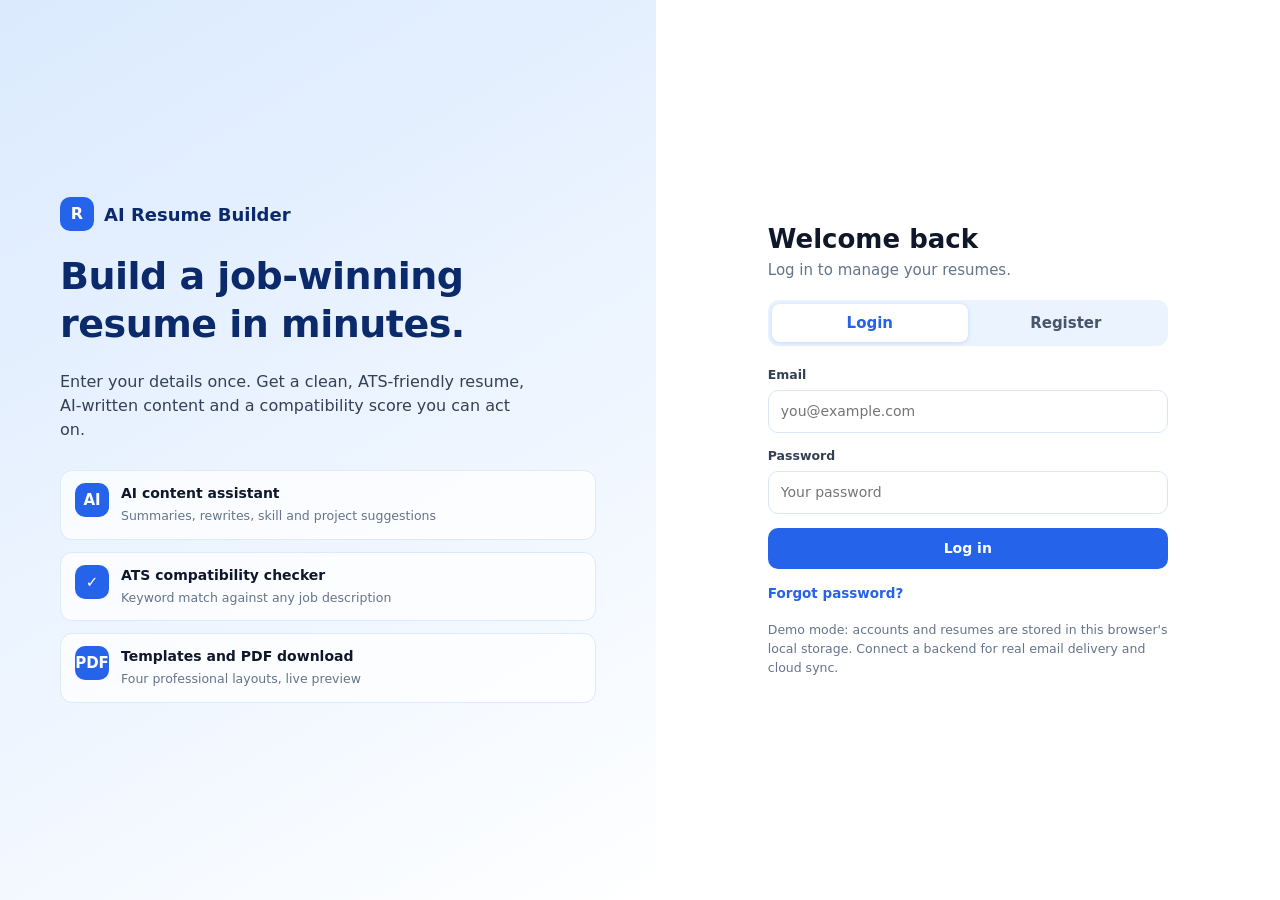
<file: index.html>
<!DOCTYPE html>
<html lang="en">
<head>
<meta charset="UTF-8">
<meta name="viewport" content="width=device-width, initial-scale=1">
<title>AI Resume Builder</title>
<link rel="stylesheet" href="style.css">
</head>
<body>
<div id="toasts"></div>

<!-- ================= AUTH ================= -->
<section id="authView" class="auth" hidden>
  <div class="auth-hero">
    <div class="logo"><i>R</i> AI Resume Builder</div>
    <h1>Build a job-winning resume in minutes.</h1>
    <p>Enter your details once. Get a clean, ATS-friendly resume, AI-written content and a compatibility score you can act on.</p>
    <div class="feat">
      <div><span class="ico">AI</span><span><b>AI content assistant</b><small>Summaries, rewrites, skill and project suggestions</small></span></div>
      <div><span class="ico">✓</span><span><b>ATS compatibility checker</b><small>Keyword match against any job description</small></span></div>
      <div><span class="ico">PDF</span><span><b>Templates and PDF download</b><small>Four professional layouts, live preview</small></span></div>
    </div>
  </div>
  <div class="auth-panel">
    <div class="auth-box">
      <div id="authTabsWrap">
        <h2 id="authTitle">Welcome back</h2>
        <p class="muted" id="authSub">Log in to manage your resumes.</p>
        <div class="auth-tabs"><button id="tabLogin" class="on" type="button">Login</button><button id="tabRegister" type="button">Register</button></div>
      </div>
      <form id="loginForm">
        <label class="fld"><span>Email</span><input type="email" id="lEmail" required placeholder="you@example.com" autocomplete="email"></label>
        <label class="fld"><span>Password</span><input type="password" id="lPass" required placeholder="Your password" autocomplete="current-password"></label>
        <button class="btn block" type="submit">Log in</button>
        <button class="link" type="button" id="toForgot">Forgot password?</button>
      </form>
      <form id="registerForm" hidden>
        <label class="fld"><span>Full name</span><input id="rName" required placeholder="Your full name" autocomplete="name"></label>
        <label class="fld"><span>Email</span><input type="email" id="rEmail" required placeholder="you@example.com" autocomplete="email"></label>
        <label class="fld"><span>Password (min 6 characters)</span><input type="password" id="rPass" required minlength="6" autocomplete="new-password"></label>
        <label class="fld"><span>Confirm password</span><input type="password" id="rPass2" required minlength="6" autocomplete="new-password"></label>
        <button class="btn block" type="submit">Create account</button>
      </form>
      <form id="forgotForm" hidden>
        <p class="muted" id="forgotMsg">Enter your account email and we'll generate a reset code.</p>
        <label class="fld"><span>Email</span><input type="email" id="fEmail" required></label>
        <div id="resetStep" hidden style="display:grid;gap:14px">
          <label class="fld"><span>6-digit reset code</span><input id="fCode" inputmode="numeric" maxlength="6"></label>
          <label class="fld"><span>New password</span><input type="password" id="fPass" minlength="6"></label>
        </div>
        <button class="btn block" type="submit" id="forgotBtn">Send reset code</button>
        <button class="link" type="button" id="toLogin">← Back to login</button>
      </form>
      <p class="muted" style="margin-top:18px;font-size:12.5px">Demo mode: accounts and resumes are stored in this browser's local storage. Connect a backend for real email delivery and cloud sync.</p>
    </div>
  </div>
</section>

<!-- ================= APP ================= -->
<div id="appView" hidden>
  <header class="topbar">
    <div class="logo"><i>R</i> <span>AI Resume Builder</span></div>
    <nav>
      <button id="navDash" class="on">My Resumes</button>
      <button id="navProfile">Profile</button>
    </nav>
    <div class="sp"></div>
    <span class="avatar" id="navAvatar">U</span>
    <button class="btn ghost sm" id="logoutBtn">Logout</button>
  </header>

  <section id="dashView">
    <div class="container">
      <div class="page-head">
        <div><h2>My Resumes</h2><p class="muted">Create, edit and manage multiple resumes.</p></div>
        <div class="row"><button class="btn ghost" id="sampleBtn">Create with sample data</button><button class="btn" id="newBtn">+ New Resume</button></div>
      </div>
      <div id="rList" class="rgrid"></div>
    </div>
  </section>

  <section id="builderView" hidden>
    <div class="builder">
      <div class="editor">
        <div class="editor-head">
          <button class="btn ghost sm" id="backBtn">← All</button>
          <input id="resumeTitle" aria-label="Resume name" placeholder="Resume name">
          <span id="saveState">Saved</span>
        </div>
        <nav class="tabs" id="tabs"></nav>
        <div id="tabBody"></div>
        <div class="editor-foot"><button class="btn ghost sm" id="prevBtn">← Back</button><button class="btn sm" id="nextBtn">Next →</button></div>
      </div>
      <div class="preview-pane">
        <div class="pv-toolbar">
          <button class="btn ghost sm mob-toggle" id="mobToggle">Edit / Preview</button>
          <select id="tplSel" aria-label="Template">
            <option value="modern">Modern Blue</option>
            <option value="classic">Classic</option>
            <option value="minimal">Minimal (ATS-safe)</option>
            <option value="sidebar">Sidebar</option>
          </select>
          <div class="swatches" id="swatches"></div>
          <input type="color" id="accPick" title="Custom accent colour" style="height:26px;width:30px">
          <span class="muted" id="pageInfo" style="font-size:12.5px"></span>
          <span style="flex:1"></span>
          <button class="btn ghost sm" id="quickPdf" title="Direct file download (image-based PDF)">Quick PDF</button>
          <button class="btn sm" id="dlPdf" title="Opens print dialog - choose 'Save as PDF' for a text-selectable, ATS-friendly PDF">Download PDF</button>
        </div>
        <div class="pv-scroll" id="pvScroll"><div id="pvWrap"><div id="pvPage" class="resume-page"></div></div></div>
      </div>
    </div>
  </section>

  <section id="profileView" hidden>
    <div class="container" style="max-width:720px">
      <div class="page-head"><div><h2>Profile</h2><p class="muted">Manage your account.</p></div></div>
      <div class="card" style="display:grid;gap:14px">
        <label class="fld"><span>Full name</span><input id="pName"></label>
        <label class="fld"><span>Email (login)</span><input id="pEmail" disabled></label>
        <div><button class="btn" id="saveProfile">Save profile</button></div>
      </div>
      <div class="card" style="display:grid;gap:14px;margin-top:18px">
        <h3 class="sec-title">Change password</h3>
        <div class="grid2">
          <label class="fld"><span>Current password</span><input type="password" id="cpOld"></label>
          <label class="fld"><span>New password</span><input type="password" id="cpNew" minlength="6"></label>
        </div>
        <div><button class="btn ghost" id="changePass">Update password</button></div>
      </div>
      <div class="card" style="display:grid;gap:12px;margin-top:18px">
        <h3 class="sec-title">Danger zone</h3>
        <p class="muted">Deleting your account removes all saved resumes from this browser.</p>
        <div><button class="btn danger" id="delAccount">Delete account</button></div>
      </div>
    </div>
  </section>
</div>
<div id="printRoot"></div>

<script src="script.js"></script>
</body>
</html>
</file>
<file: style.css>
:root{--blue:#2563eb;--blue-d:#1d4ed8;--sky:#eaf3ff;--sky2:#dbeafe;--line:#dbe6f5;--text:#0f172a;--muted:#64748b;--ok:#16a34a;--warn:#d97706;--bad:#dc2626;--radius:14px}
*{box-sizing:border-box;margin:0;padding:0}
html,body{height:100%}
body{font-family:'Inter','Segoe UI',system-ui,-apple-system,sans-serif;color:var(--text);background:linear-gradient(180deg,#f3f8ff,#ffffff 420px);font-size:15px;line-height:1.5}
button{font:inherit;cursor:pointer}
[hidden]{display:none!important}
h1,h2,h3{line-height:1.25}
.muted{color:var(--muted)}
.btn{border:1px solid transparent;border-radius:10px;padding:9px 16px;font-weight:600;font-size:14px;background:var(--blue);color:#fff;transition:.15s;display:inline-flex;align-items:center;gap:6px;justify-content:center}
.btn:hover{background:var(--blue-d)}
.btn:disabled{opacity:.6;cursor:wait}
.btn.ghost{background:#fff;color:var(--blue);border-color:var(--line)}
.btn.ghost:hover{background:var(--sky)}
.btn.soft{background:var(--sky);color:var(--blue-d)}
.btn.soft:hover{background:var(--sky2)}
.btn.danger{background:#fff;color:var(--bad);border-color:#fecaca}
.btn.danger:hover{background:#fef2f2}
.btn.sm{padding:6px 11px;font-size:13px;border-radius:8px}
.btn.block{width:100%}
.fld{display:flex;flex-direction:column;gap:5px}
.fld>span{font-size:12.5px;font-weight:600;color:#334155}
input,select,textarea{font:inherit;font-size:14px;padding:10px 12px;border:1px solid var(--line);border-radius:10px;background:#fff;color:var(--text);width:100%;outline:none;transition:.15s}
textarea{resize:vertical;min-height:70px}
input:focus,select:focus,textarea:focus{border-color:var(--blue);box-shadow:0 0 0 3px rgba(37,99,235,.13)}
input[type=checkbox]{width:auto;accent-color:var(--blue)}
input[type=color]{padding:2px;height:36px;width:44px;cursor:pointer}
.grid2{display:grid;grid-template-columns:1fr 1fr;gap:14px}
.full{grid-column:1/-1}
.card{background:#fff;border:1px solid var(--line);border-radius:var(--radius);padding:18px;box-shadow:0 4px 18px rgba(37,99,235,.06)}
.chip{display:inline-flex;align-items:center;gap:6px;background:var(--sky);color:var(--blue-d);border:1px solid var(--sky2);padding:4px 10px;border-radius:99px;font-size:13px;font-weight:600}
.chip.ok{background:#ecfdf5;color:#047857;border-color:#a7f3d0}
.chip.bad{background:#fef2f2;color:#b91c1c;border-color:#fecaca}
button.chip{cursor:pointer}
button.chip:hover{filter:brightness(.96)}
.chips{display:flex;flex-wrap:wrap;gap:8px}

/* toasts */
#toasts{position:fixed;right:18px;top:18px;z-index:999;display:flex;flex-direction:column;gap:10px}
.toast{background:#fff;border:1px solid var(--line);border-left:4px solid var(--blue);padding:12px 16px;border-radius:10px;box-shadow:0 8px 24px rgba(15,23,42,.12);max-width:340px;font-size:14px;animation:in .25s}
.toast.error{border-left-color:var(--bad)}.toast.ok{border-left-color:var(--ok)}
@keyframes in{from{transform:translateY(-8px);opacity:0}to{transform:none;opacity:1}}

/* auth */
.auth{min-height:100vh;display:grid;grid-template-columns:1.05fr 1fr}
.auth-hero{background:linear-gradient(150deg,#dbeafe,#eff6ff 60%,#fff);padding:60px;display:flex;flex-direction:column;justify-content:center;gap:22px}
.auth-hero h1{font-size:38px;letter-spacing:-.5px;color:#0b2a6b}
.auth-hero p{color:#334155;font-size:16px;max-width:480px}
.feat{display:grid;gap:12px;margin-top:6px}
.feat div{display:flex;gap:12px;align-items:flex-start;background:rgba(255,255,255,.75);border:1px solid var(--sky2);border-radius:12px;padding:12px 14px}
.feat b{display:block;font-size:14px}.feat small{color:var(--muted)}
.ico{width:34px;height:34px;border-radius:10px;background:var(--blue);color:#fff;display:grid;place-items:center;flex:none;font-weight:700}
.auth-panel{display:flex;align-items:center;justify-content:center;padding:30px;background:#fff}
.auth-box{width:100%;max-width:400px}
.auth-box h2{font-size:26px;margin-bottom:4px}
.auth-box form{display:grid;gap:14px;margin-top:20px}
.auth-tabs{display:flex;background:var(--sky);border-radius:11px;padding:4px;margin-top:18px}
.auth-tabs button{flex:1;border:0;background:transparent;padding:8px;border-radius:8px;font-weight:600;color:#475569}
.auth-tabs button.on{background:#fff;color:var(--blue);box-shadow:0 1px 4px rgba(37,99,235,.18)}
.link{background:none;border:0;color:var(--blue);font-weight:600;font-size:13.5px;text-align:left}
.logo{display:flex;align-items:center;gap:10px;font-weight:800;font-size:18px;color:#0b2a6b}
.logo i{width:34px;height:34px;border-radius:10px;background:var(--blue);display:grid;place-items:center;color:#fff;font-style:normal;font-size:16px}

/* topbar */
.topbar{position:sticky;top:0;z-index:20;background:rgba(255,255,255,.93);backdrop-filter:blur(8px);border-bottom:1px solid var(--line);display:flex;align-items:center;gap:20px;padding:11px 24px}
.topbar nav{display:flex;gap:4px;margin-left:10px}
.topbar nav button{border:0;background:transparent;padding:8px 14px;border-radius:9px;font-weight:600;color:#475569}
.topbar nav button.on,.topbar nav button:hover{background:var(--sky);color:var(--blue)}
.topbar .sp{flex:1}
.avatar{width:34px;height:34px;border-radius:50%;background:var(--sky2);color:var(--blue-d);display:grid;place-items:center;font-weight:700}
.container{max-width:1100px;margin:0 auto;padding:30px 24px}
.page-head{display:flex;align-items:center;justify-content:space-between;gap:16px;flex-wrap:wrap;margin-bottom:22px}
.page-head h2{font-size:26px}

/* dashboard */
.rgrid{display:grid;grid-template-columns:repeat(auto-fill,minmax(260px,1fr));gap:18px}
.rcard{display:flex;flex-direction:column;gap:10px;transition:.15s}
.rcard:hover{transform:translateY(-2px);box-shadow:0 10px 26px rgba(37,99,235,.13)}
.rcard h3{font-size:17px}
.rthumb{height:110px;border-radius:10px;background:linear-gradient(135deg,var(--sky),#fff);border:1px dashed var(--sky2);display:grid;place-items:center;color:var(--blue);font-weight:700}
.badge{font-size:12px;font-weight:700;padding:3px 9px;border-radius:99px}
.badge.g{background:#dcfce7;color:#166534}.badge.y{background:#fef3c7;color:#92400e}.badge.r{background:#fee2e2;color:#991b1b}
.row{display:flex;gap:8px;flex-wrap:wrap;align-items:center}
.empty{text-align:center;padding:50px 20px}

/* builder */
.builder{display:grid;grid-template-columns:minmax(380px,520px) 1fr;gap:18px;padding:18px 22px;height:calc(100vh - 61px)}
.editor{background:#fff;border:1px solid var(--line);border-radius:16px;display:flex;flex-direction:column;overflow:hidden;min-height:0}
.editor-head{display:flex;gap:10px;align-items:center;padding:12px 14px;border-bottom:1px solid var(--line)}
.editor-head input{font-weight:700;border-color:transparent;padding:6px 8px}
.editor-head input:hover{border-color:var(--line)}
#saveState{font-size:12.5px;color:var(--muted);white-space:nowrap}
.tabs{display:flex;gap:4px;overflow-x:auto;padding:8px;border-bottom:1px solid var(--line);background:var(--sky)}
.tab{white-space:nowrap;padding:8px 12px;border-radius:9px;border:0;background:transparent;font-weight:600;color:#475569;font-size:13px}
.tab.on{background:#fff;color:var(--blue);box-shadow:0 1px 4px rgba(37,99,235,.18)}
#tabBody{padding:18px;overflow:auto;flex:1;display:flex;flex-direction:column;gap:16px}
.editor-foot{display:flex;justify-content:space-between;padding:12px 14px;border-top:1px solid var(--line);background:#fbfdff}
.item{display:grid;gap:14px;background:#fbfdff}
.item-head{display:flex;justify-content:space-between;align-items:center}
.item-head b{color:var(--blue-d)}
.fld-ai{display:flex;gap:8px;margin-top:6px;flex-wrap:wrap}
.chk-fld{display:flex;gap:8px;align-items:center;font-size:14px;font-weight:600;color:#334155;padding-top:22px}
.photo-row{display:flex;gap:14px;align-items:center}
.photo-prev{width:70px;height:70px;border-radius:50%;background:var(--sky);border:2px solid var(--sky2);object-fit:cover;display:grid;place-items:center;color:var(--blue);font-weight:700;overflow:hidden}
.photo-prev img{width:100%;height:100%;object-fit:cover}
.sec-title{font-size:16px;font-weight:700}
.aibox{background:var(--sky);border:1px solid var(--sky2);border-radius:12px;padding:14px;white-space:pre-wrap;font-size:14px}
.skill-row{display:grid;grid-template-columns:1.4fr 1.2fr 1fr auto;gap:8px;align-items:center}
.preview-pane{display:flex;flex-direction:column;background:#e6effb;border:1px solid var(--line);border-radius:16px;overflow:hidden;min-height:0}
.pv-toolbar{display:flex;flex-wrap:wrap;gap:10px;align-items:center;padding:10px 14px;background:#fff;border-bottom:1px solid var(--line)}
.pv-toolbar select{width:auto;padding:7px 10px}
.swatches{display:flex;gap:6px}
.sw{width:22px;height:22px;border-radius:50%;border:2px solid #fff;box-shadow:0 0 0 1px var(--line);cursor:pointer;padding:0}
.sw.on{box-shadow:0 0 0 2px var(--blue)}
.pv-scroll{flex:1;overflow:auto;padding:20px;display:flex;justify-content:center;align-items:flex-start}
#pvWrap{position:relative;overflow:hidden;box-shadow:0 10px 40px rgba(15,23,42,.18);background:#fff;flex:none}
#pvPage{transform-origin:top left}
.mob-toggle{display:none}

/* ATS */
.score-wrap{display:flex;gap:20px;align-items:center}
.gauge{--v:0;--c:var(--blue);width:116px;height:116px;border-radius:50%;background:conic-gradient(var(--c) calc(var(--v)*1%),#e3edfb 0);display:grid;place-items:center;flex:none}
.gauge span{width:88px;height:88px;border-radius:50%;background:#fff;display:grid;place-items:center;font-size:28px;font-weight:800}
.checks{display:grid;gap:10px}
.chk{display:flex;gap:12px;align-items:flex-start;padding:12px 14px;border:1px solid var(--line);border-radius:12px;background:#fff}
.chk .dot{width:12px;height:12px;border-radius:50%;margin-top:6px;flex:none}
.chk.pass .dot{background:var(--ok)}.chk.warn .dot{background:#f59e0b}.chk.fail .dot{background:var(--bad)}
.chk em{font-style:normal;float:right;color:var(--muted);font-size:13px}
.chk p{font-size:13.5px;color:#475569}
.sugg{padding-left:20px;display:grid;gap:6px;font-size:14px}

/* ===== Resume templates ===== */
.resume-page{--acc:#2563eb;width:794px;min-height:1123px;background:#fff;color:#1e293b;font-size:12.5px;line-height:1.5;padding:38px 42px;font-family:'Segoe UI',Arial,sans-serif}
.resume-page a{color:inherit;text-decoration:none}
.resume-page h1{font-size:27px;line-height:1.15}
.resume-page h3{font-size:12.5px;text-transform:uppercase;letter-spacing:.9px;margin:16px 0 8px}
.resume-page p{margin:0 0 4px}
.resume-page ul{margin:3px 0 0 18px}
.resume-page li{margin:1px 0}
.r-item{margin-bottom:9px;break-inside:avoid;page-break-inside:avoid}
.r-row{display:flex;justify-content:space-between;gap:10px}
.r-row b{font-size:13px}
.r-date{color:#64748b;white-space:nowrap;font-size:12px}
.r-sub{color:#475569;font-style:italic}
.r-meta{color:#475569;font-size:12px}
.r-head{display:flex;gap:18px;align-items:center}
.r-photo{width:86px;height:86px;border-radius:50%;object-fit:cover;flex:none}
.r-title{font-size:14px;font-weight:600;margin-top:2px}
.r-contact{display:flex;flex-wrap:wrap;gap:2px 14px;margin-top:6px;font-size:12px}
.r-skill b{font-weight:600}
/* modern */
.t-modern .r-head{background:linear-gradient(120deg,#eaf3ff,#fff);border-left:5px solid var(--acc);padding:16px 18px;border-radius:6px}
.t-modern h1{color:var(--acc)}
.t-modern .r-title{color:#334155}
.t-modern h3{color:var(--acc);border-bottom:2px solid #dbe6f5;padding-bottom:3px}
/* classic */
.t-classic{font-family:Georgia,'Times New Roman',serif;color:#111}
.t-classic .r-head{flex-direction:column;text-align:center;border-bottom:2px solid #111;padding-bottom:10px;gap:6px}
.t-classic .r-contact{justify-content:center}
.t-classic h3{border-bottom:1px solid #111;padding-bottom:2px;letter-spacing:1.2px}
/* minimal ats */
.t-minimal{font-family:Arial,Helvetica,sans-serif;color:#000}
.t-minimal h1{font-size:24px}
.t-minimal h3{font-size:12px;border-bottom:1px solid #000;padding-bottom:2px}
.t-minimal .r-sub,.t-minimal .r-date{color:#222}
/* sidebar */
.t-sidebar{padding:0;display:grid;grid-template-columns:232px 1fr;background:linear-gradient(to right,var(--acc) 232px,#fff 232px)}
.sb-left{color:#fff;padding:34px 20px}
.sb-left h3{color:#fff;border-bottom:1px solid rgba(255,255,255,.4);padding-bottom:3px}
.sb-left .r-photo{width:110px;height:110px;margin:0 auto 14px;display:block;border:3px solid rgba(255,255,255,.6)}
.sb-left .ci{font-size:11.5px;word-break:break-word;margin-bottom:5px}
.sb-left .r-date{color:#dbeafe}
.sb-left .sk{margin-bottom:6px;font-size:12px}
.sb-left .bar{height:4px;border-radius:3px;background:rgba(255,255,255,.3);margin-top:3px}
.sb-left .bar i{display:block;height:100%;background:#fff;border-radius:3px}
.sb-right{padding:34px 34px}
.sb-right h1{color:var(--acc)}
.sb-right h3{color:var(--acc);border-bottom:2px solid #dbe6f5;padding-bottom:3px}

/* report/print */
#printRoot{display:none}
.ats-report{font-family:'Segoe UI',Arial,sans-serif;padding:30px 36px;color:#0f172a}
.ats-report h1{font-size:24px;color:#1d4ed8;margin-bottom:4px}
.ats-report .checks{margin-top:16px}
@media print{
  @page{size:A4;margin:12mm 0}
  body.printing{background:#fff}
  body.printing>*:not(#printRoot){display:none!important}
  body.printing #printRoot{display:block!important}
  body.printing .resume-page{width:210mm;min-height:0;box-shadow:none;-webkit-print-color-adjust:exact;print-color-adjust:exact;padding-top:0;padding-bottom:0}
  body.printing .t-sidebar{min-height:270mm}
  body.printing .ats-report{padding:0 14mm;-webkit-print-color-adjust:exact;print-color-adjust:exact}
}

@media(max-width:980px){
  .auth{grid-template-columns:1fr}.auth-hero{display:none}
  .builder{grid-template-columns:1fr;height:auto;padding:12px}
  .editor{min-height:70vh}
  .preview-pane{display:none;min-height:80vh}
  body.show-preview .editor{display:none}
  body.show-preview .preview-pane{display:flex}
  .mob-toggle{display:inline-flex}
  .topbar{padding:10px 14px;gap:10px}
  .grid2{grid-template-columns:1fr}
  .skill-row{grid-template-columns:1fr 1fr}
}
</file>
